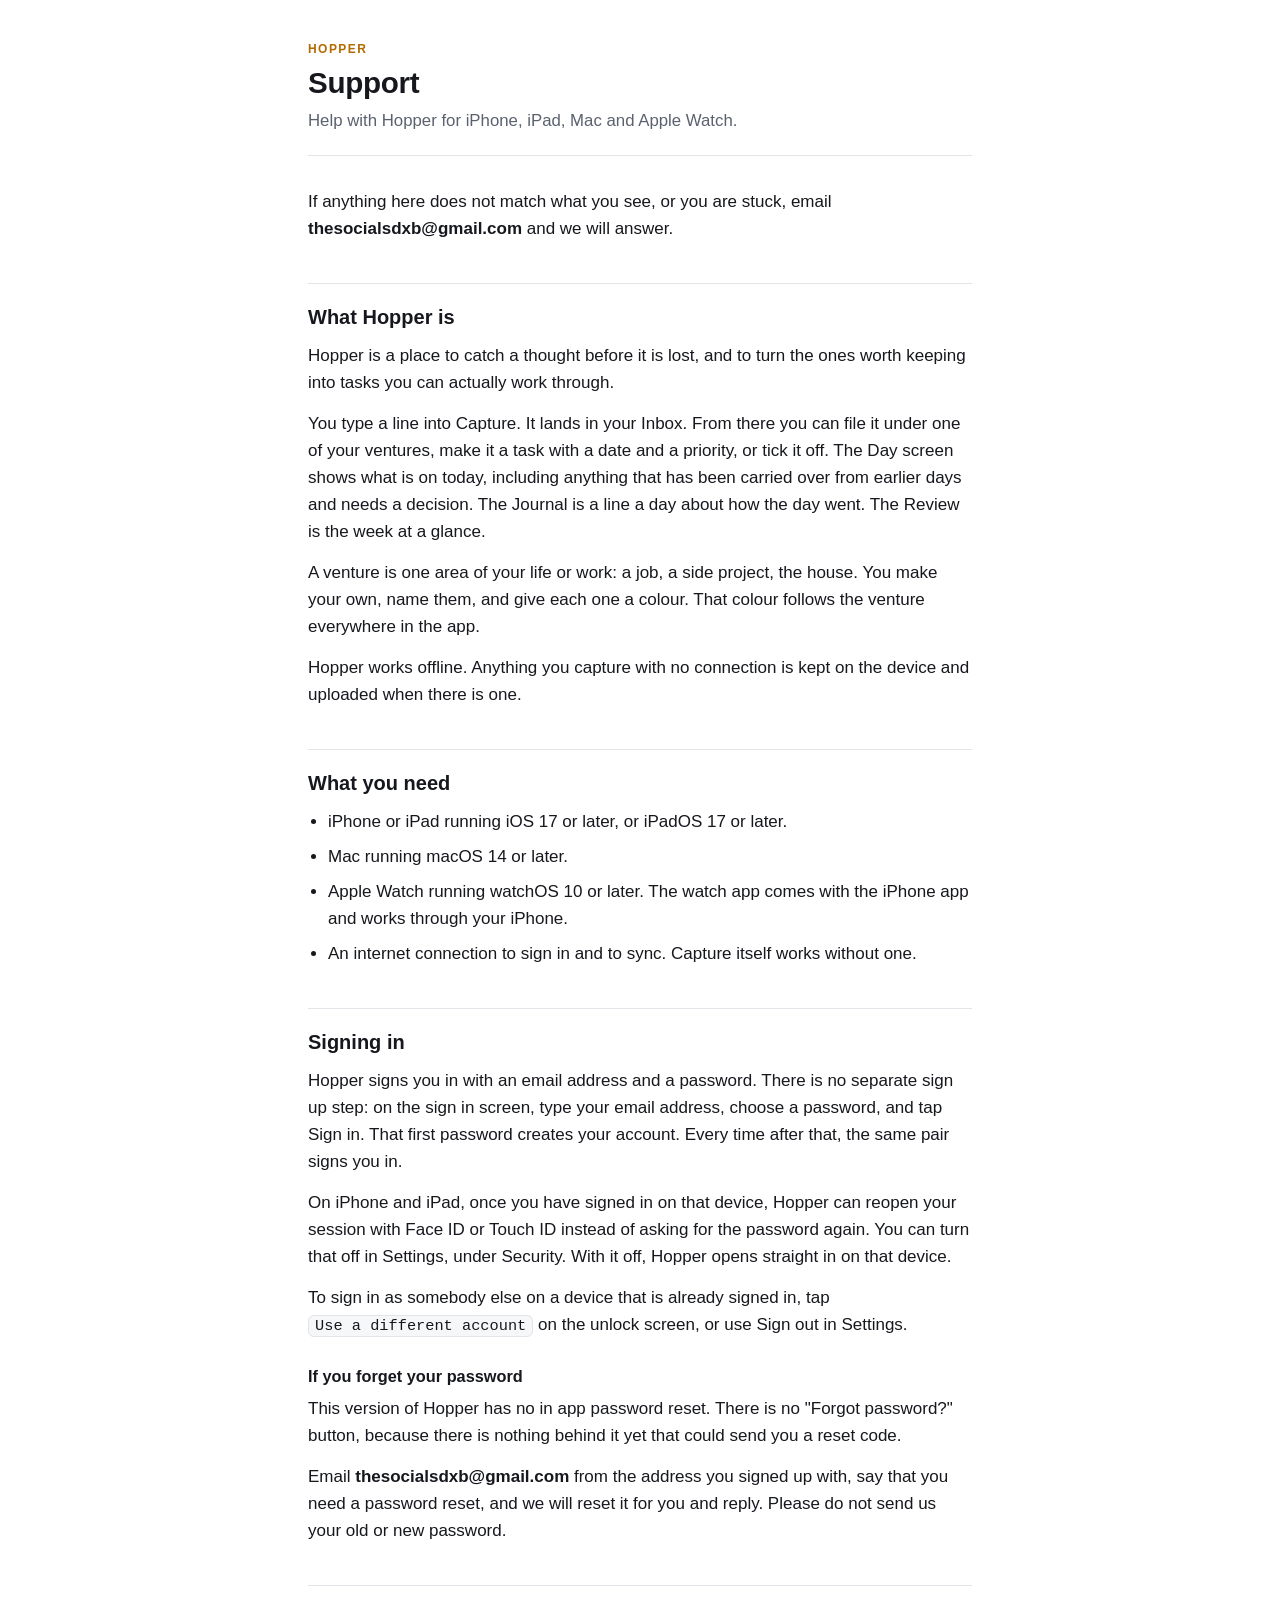
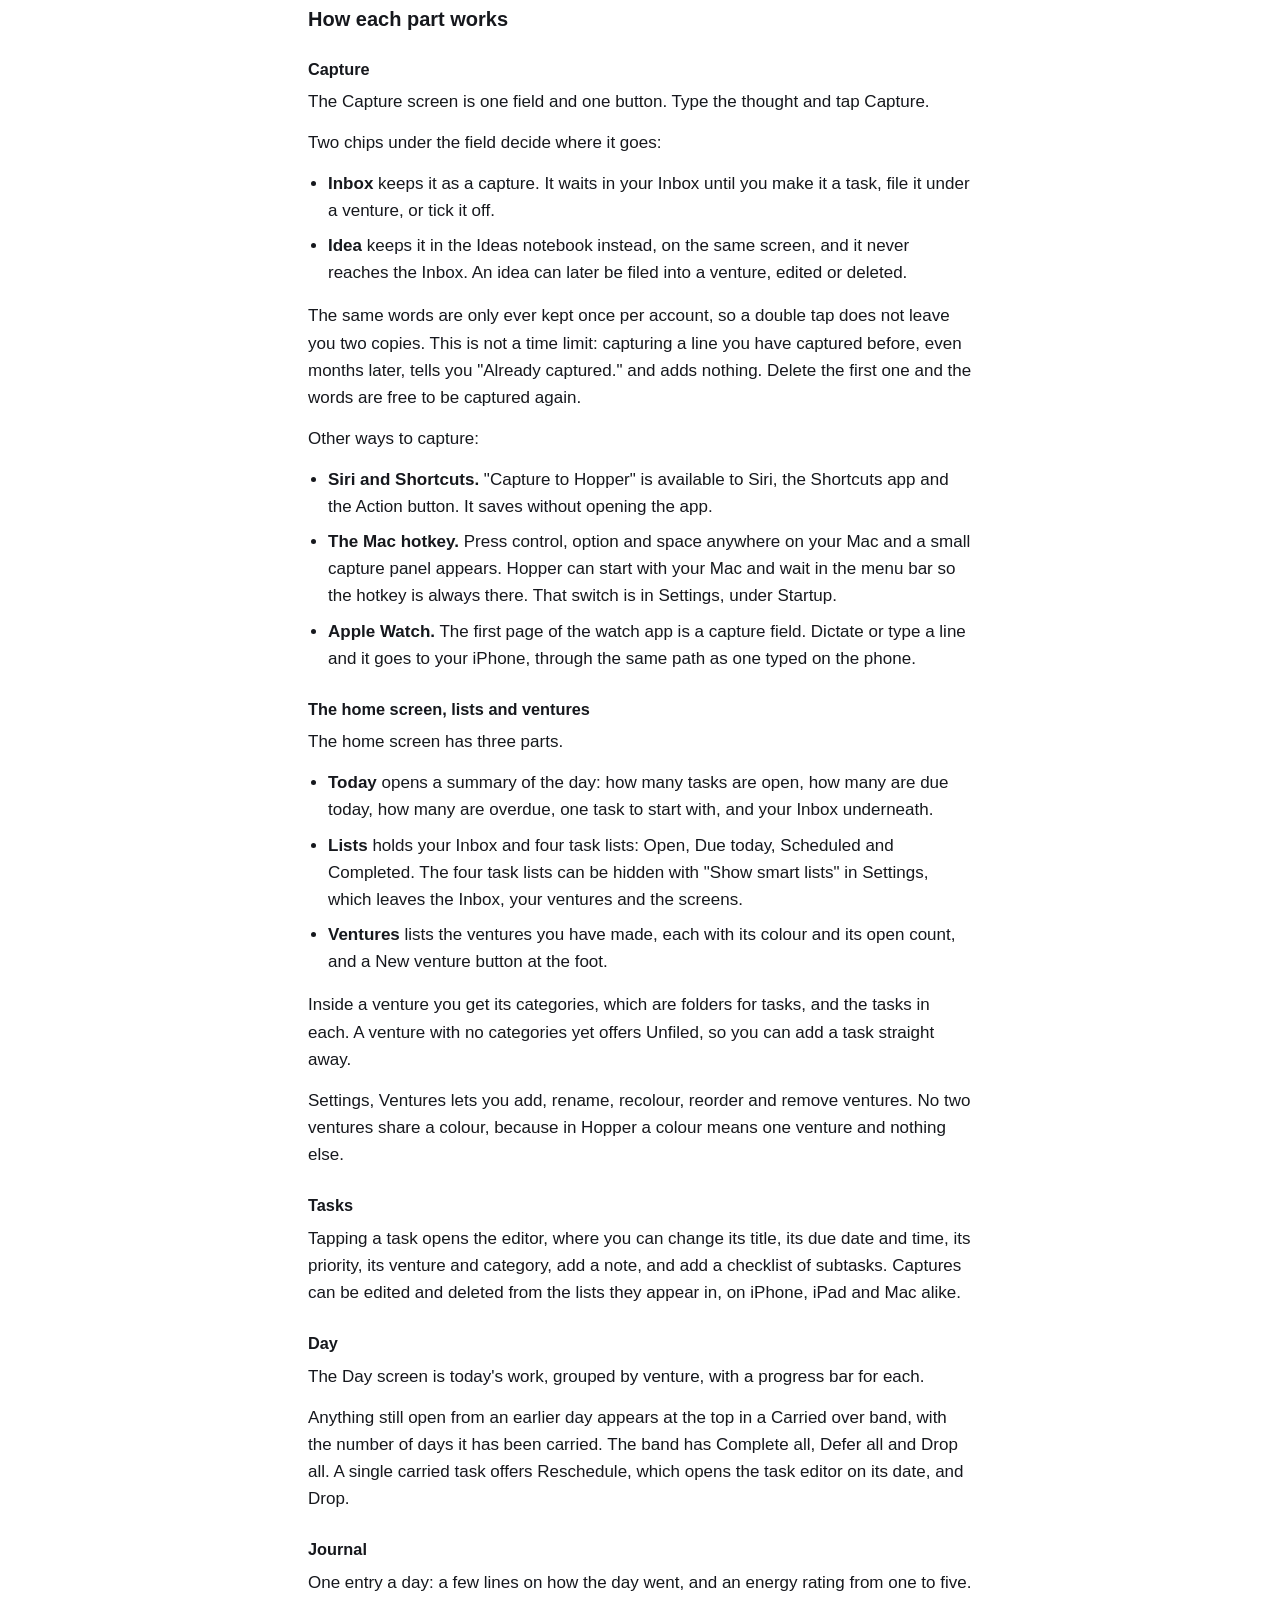
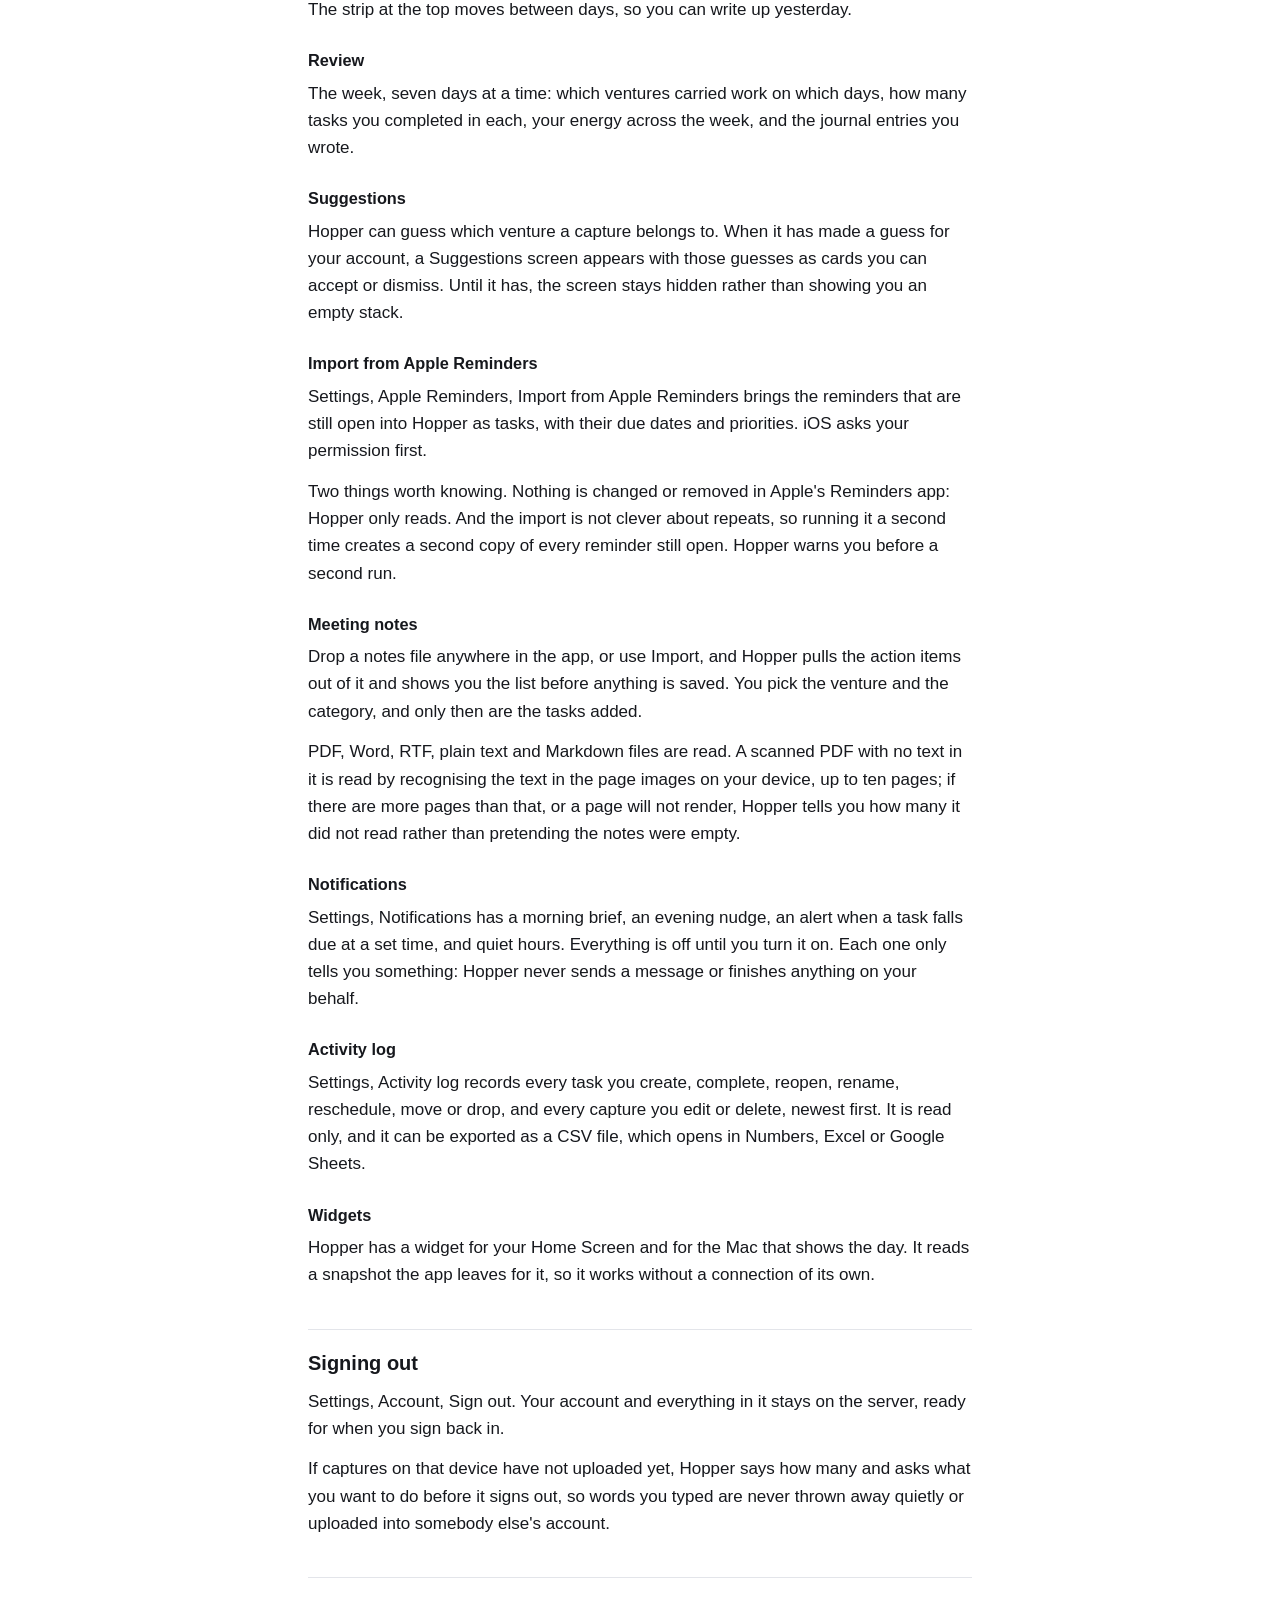
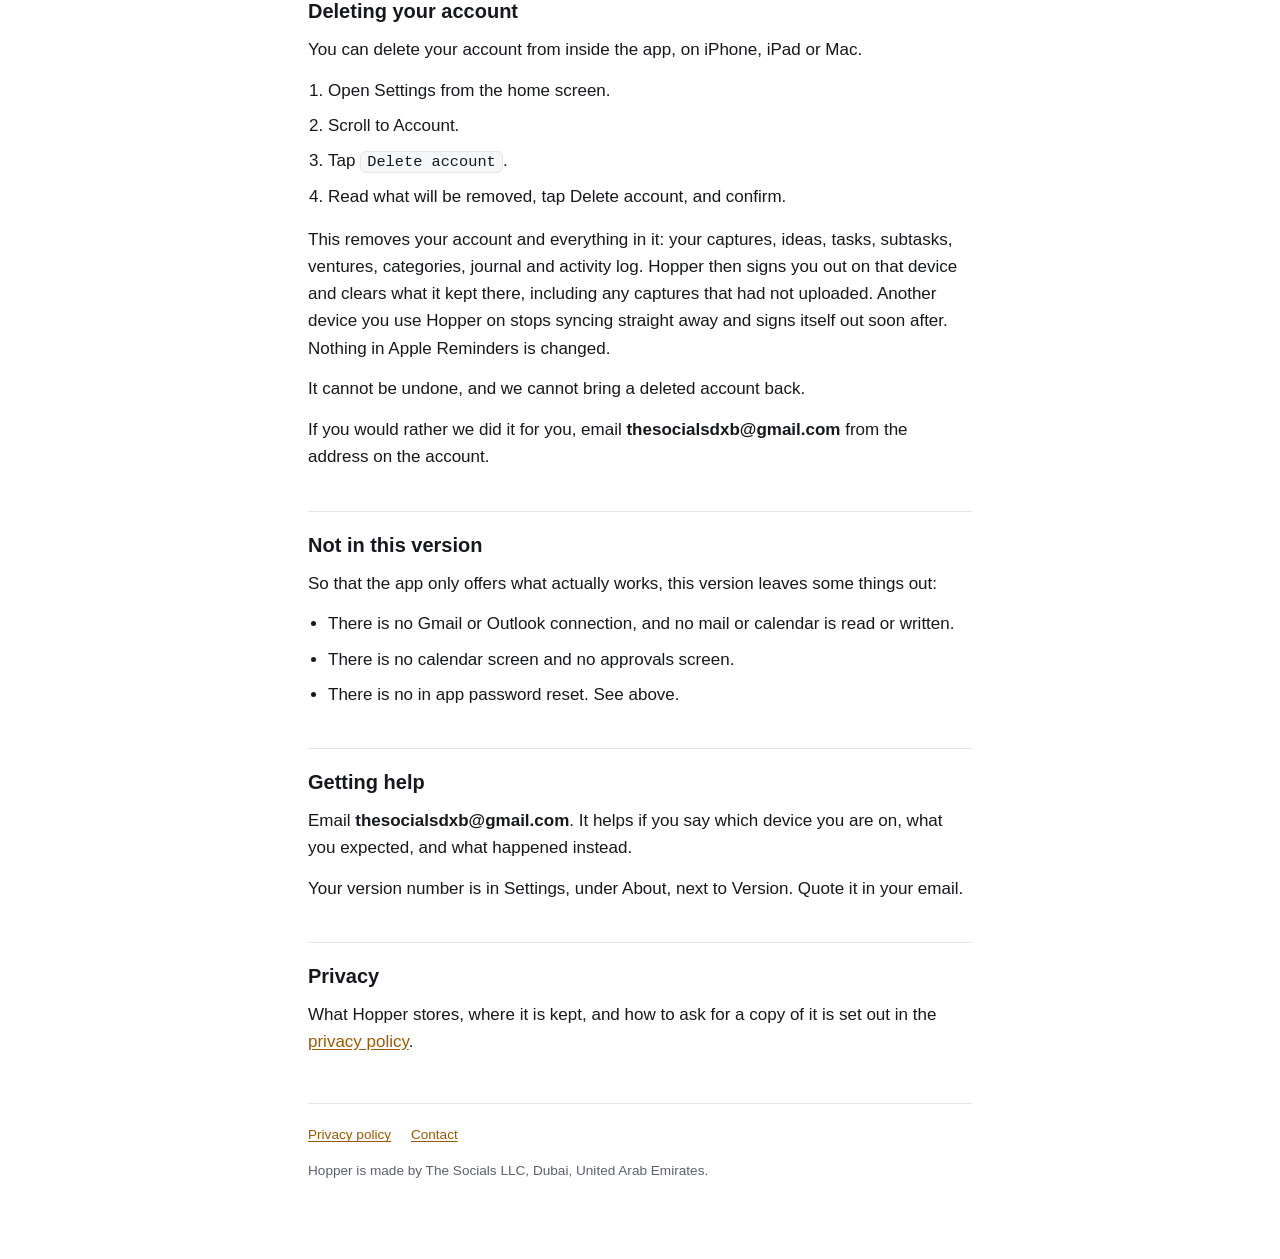
<file: index.html>
<!doctype html>
<html lang="en">
<head>
<meta charset="utf-8">
<meta name="viewport" content="width=device-width, initial-scale=1">
<title>Hopper Support</title>
<meta name="description" content="Help with Hopper for iPhone, iPad, Mac and Apple Watch: signing in, passwords, deleting your account, and how each part of the app works.">
<link rel="stylesheet" href="style.css">
</head>
<body>
<div class="wrap">

<header class="masthead">
  <p class="eyebrow">Hopper</p>
  <h1>Support</h1>
  <p class="lede">Help with Hopper for iPhone, iPad, Mac and Apple Watch.</p>
</header>

<p>If anything here does not match what you see, or you are stuck, email
<span class="contact">thesocialsdxb@gmail.com</span> and we will answer.</p>

<h2>What Hopper is</h2>

<p>Hopper is a place to catch a thought before it is lost, and to turn the ones
worth keeping into tasks you can actually work through.</p>

<p>You type a line into Capture. It lands in your Inbox. From there you can file
it under one of your ventures, make it a task with a date and a priority, or
tick it off. The Day screen shows what is on today, including anything that has
been carried over from earlier days and needs a decision. The Journal is a line
a day about how the day went. The Review is the week at a glance.</p>

<p>A venture is one area of your life or work: a job, a side project, the house.
You make your own, name them, and give each one a colour. That colour follows
the venture everywhere in the app.</p>

<p>Hopper works offline. Anything you capture with no connection is kept on the
device and uploaded when there is one.</p>

<h2>What you need</h2>

<ul>
  <li>iPhone or iPad running iOS 17 or later, or iPadOS 17 or later.</li>
  <li>Mac running macOS 14 or later.</li>
  <li>Apple Watch running watchOS 10 or later. The watch app comes with the
      iPhone app and works through your iPhone.</li>
  <li>An internet connection to sign in and to sync. Capture itself works
      without one.</li>
</ul>

<h2>Signing in</h2>

<p>Hopper signs you in with an email address and a password. There is no
separate sign up step: on the sign in screen, type your email address, choose a
password, and tap Sign in. That first password creates your account. Every time
after that, the same pair signs you in.</p>

<p>On iPhone and iPad, once you have signed in on that device, Hopper can reopen
your session with Face ID or Touch ID instead of asking for the password again.
You can turn that off in Settings, under Security. With it off, Hopper opens
straight in on that device.</p>

<p>To sign in as somebody else on a device that is already signed in, tap
<span class="path">Use a different account</span> on the unlock screen, or use
Sign out in Settings.</p>

<h3>If you forget your password</h3>

<p>This version of Hopper has no in app password reset. There is no
"Forgot password?" button, because there is nothing behind it yet that could
send you a reset code.</p>

<p>Email <span class="contact">thesocialsdxb@gmail.com</span> from the address you
signed up with, say that you need a password reset, and we will reset it for you
and reply. Please do not send us your old or new password.</p>

<h2>How each part works</h2>

<h3>Capture</h3>

<p>The Capture screen is one field and one button. Type the thought and tap
Capture.</p>

<p>Two chips under the field decide where it goes:</p>

<ul>
  <li><strong>Inbox</strong> keeps it as a capture. It waits in your Inbox until
      you make it a task, file it under a venture, or tick it off.</li>
  <li><strong>Idea</strong> keeps it in the Ideas notebook instead, on the same
      screen, and it never reaches the Inbox. An idea can later be filed into a
      venture, edited or deleted.</li>
</ul>

<p>The same words are only ever kept once per account, so a double tap does not
leave you two copies. This is not a time limit: capturing a line you have
captured before, even months later, tells you "Already captured." and adds
nothing. Delete the first one and the words are free to be captured again.</p>

<p>Other ways to capture:</p>

<ul>
  <li><strong>Siri and Shortcuts.</strong> "Capture to Hopper" is available to
      Siri, the Shortcuts app and the Action button. It saves without opening
      the app.</li>
  <li><strong>The Mac hotkey.</strong> Press control, option and space anywhere
      on your Mac and a small capture panel appears. Hopper can start with your
      Mac and wait in the menu bar so the hotkey is always there. That switch is
      in Settings, under Startup.</li>
  <li><strong>Apple Watch.</strong> The first page of the watch app is a capture
      field. Dictate or type a line and it goes to your iPhone, through the
      same path as one typed on the phone.</li>
</ul>

<h3>The home screen, lists and ventures</h3>

<p>The home screen has three parts.</p>

<ul>
  <li><strong>Today</strong> opens a summary of the day: how many tasks are
      open, how many are due today, how many are overdue, one task to start
      with, and your Inbox underneath.</li>
  <li><strong>Lists</strong> holds your Inbox and four task lists: Open, Due
      today, Scheduled and Completed. The four task lists can be hidden with
      "Show smart lists" in Settings, which leaves the Inbox, your ventures and
      the screens.</li>
  <li><strong>Ventures</strong> lists the ventures you have made, each with its
      colour and its open count, and a New venture button at the foot.</li>
</ul>

<p>Inside a venture you get its categories, which are folders for tasks, and the
tasks in each. A venture with no categories yet offers Unfiled, so you can add a
task straight away.</p>

<p>Settings, Ventures lets you add, rename, recolour, reorder and remove
ventures. No two ventures share a colour, because in Hopper a colour means one
venture and nothing else.</p>

<h3>Tasks</h3>

<p>Tapping a task opens the editor, where you can change its title, its due date
and time, its priority, its venture and category, add a note, and add a
checklist of subtasks. Captures can be edited and deleted from the lists they
appear in, on iPhone, iPad and Mac alike.</p>

<h3>Day</h3>

<p>The Day screen is today's work, grouped by venture, with a progress bar for
each.</p>

<p>Anything still open from an earlier day appears at the top in a Carried over
band, with the number of days it has been carried. The band has Complete all,
Defer all and Drop all. A single carried task offers Reschedule, which opens the
task editor on its date, and Drop.</p>

<h3>Journal</h3>

<p>One entry a day: a few lines on how the day went, and an energy rating from
one to five. The strip at the top moves between days, so you can write up
yesterday.</p>

<h3>Review</h3>

<p>The week, seven days at a time: which ventures carried work on which days,
how many tasks you completed in each, your energy across the week, and the
journal entries you wrote.</p>

<h3>Suggestions</h3>

<p>Hopper can guess which venture a capture belongs to. When it has made a guess
for your account, a Suggestions screen appears with those guesses as cards you
can accept or dismiss. Until it has, the screen stays hidden rather than showing
you an empty stack.</p>

<h3>Import from Apple Reminders</h3>

<p>Settings, Apple Reminders, Import from Apple Reminders brings the reminders
that are still open into Hopper as tasks, with their due dates and priorities.
iOS asks your permission first.</p>

<p>Two things worth knowing. Nothing is changed or removed in Apple's Reminders
app: Hopper only reads. And the import is not clever about repeats, so running
it a second time creates a second copy of every reminder still open. Hopper
warns you before a second run.</p>

<h3>Meeting notes</h3>

<p>Drop a notes file anywhere in the app, or use Import, and Hopper pulls the
action items out of it and shows you the list before anything is saved. You pick
the venture and the category, and only then are the tasks added.</p>

<p>PDF, Word, RTF, plain text and Markdown files are read. A scanned PDF with no
text in it is read by recognising the text in the page images on your device, up
to ten pages; if there are more pages than that, or a page will not render,
Hopper tells you how many it did not read rather than pretending the notes were
empty.</p>

<h3>Notifications</h3>

<p>Settings, Notifications has a morning brief, an evening nudge, an alert when
a task falls due at a set time, and quiet hours. Everything is off until you
turn it on. Each one only tells you something: Hopper never sends a message or
finishes anything on your behalf.</p>

<h3>Activity log</h3>

<p>Settings, Activity log records every task you create, complete, reopen,
rename, reschedule, move or drop, and every capture you edit or delete, newest
first. It is read only, and it can be exported as a CSV file, which opens in
Numbers, Excel or Google Sheets.</p>

<h3>Widgets</h3>

<p>Hopper has a widget for your Home Screen and for the Mac that shows the day.
It reads a snapshot the app leaves for it, so it works without a connection of
its own.</p>

<h2>Signing out</h2>

<p>Settings, Account, Sign out. Your account and everything in it stays on the
server, ready for when you sign back in.</p>

<p>If captures on that device have not uploaded yet, Hopper says how many and
asks what you want to do before it signs out, so words you typed are never
thrown away quietly or uploaded into somebody else's account.</p>

<h2>Deleting your account</h2>

<p>You can delete your account from inside the app, on iPhone, iPad or Mac.</p>

<ol>
  <li>Open Settings from the home screen.</li>
  <li>Scroll to Account.</li>
  <li>Tap <span class="path">Delete account</span>.</li>
  <li>Read what will be removed, tap Delete account, and confirm.</li>
</ol>

<p>This removes your account and everything in it: your captures, ideas, tasks,
subtasks, ventures, categories, journal and activity log. Hopper then signs you
out on that device and clears what it kept there, including any captures that
had not uploaded. Another device you use Hopper on stops syncing straight away
and signs itself out soon after. Nothing in Apple Reminders is changed.</p>

<p>It cannot be undone, and we cannot bring a deleted account back.</p>

<p>If you would rather we did it for you, email
<span class="contact">thesocialsdxb@gmail.com</span> from the address on the account.</p>

<h2>Not in this version</h2>

<p>So that the app only offers what actually works, this version leaves some
things out:</p>

<ul>
  <li>There is no Gmail or Outlook connection, and no mail or calendar is read
      or written.</li>
  <li>There is no calendar screen and no approvals screen.</li>
  <li>There is no in app password reset. See above.</li>
</ul>

<h2>Getting help</h2>

<p>Email <span class="contact">thesocialsdxb@gmail.com</span>. It helps if you say
which device you are on, what you expected, and what happened instead.</p>

<p>Your version number is in Settings, under About, next to Version. Quote it in
your email.</p>

<h2>Privacy</h2>

<p>What Hopper stores, where it is kept, and how to ask for a copy of it is set
out in the <a href="privacy/">privacy policy</a>.</p>

<footer>
  <p>
    <a href="privacy/">Privacy policy</a>
    <a href="mailto:thesocialsdxb@gmail.com">Contact</a>
  </p>
  <p class="meta">Hopper is made by The Socials LLC, Dubai, United Arab Emirates.</p>
</footer>

</div>
</body>
</html>
</file>
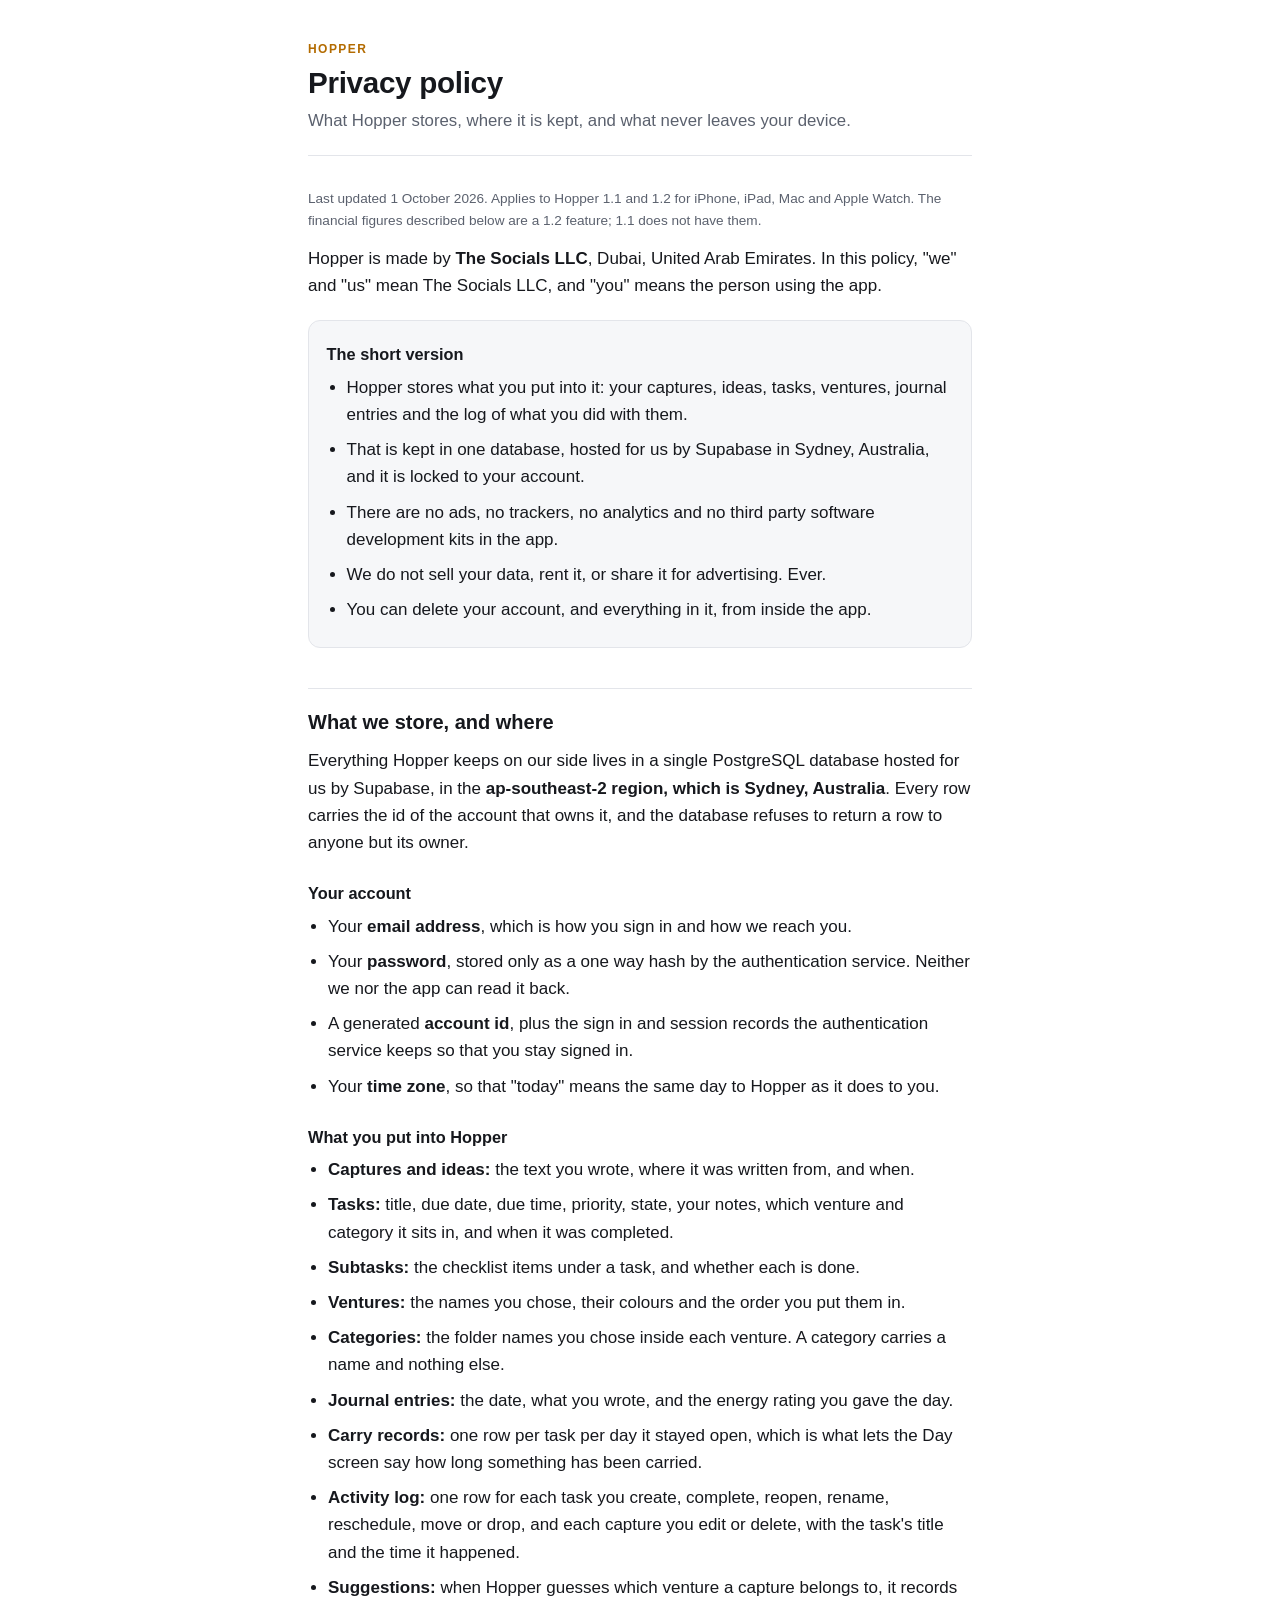
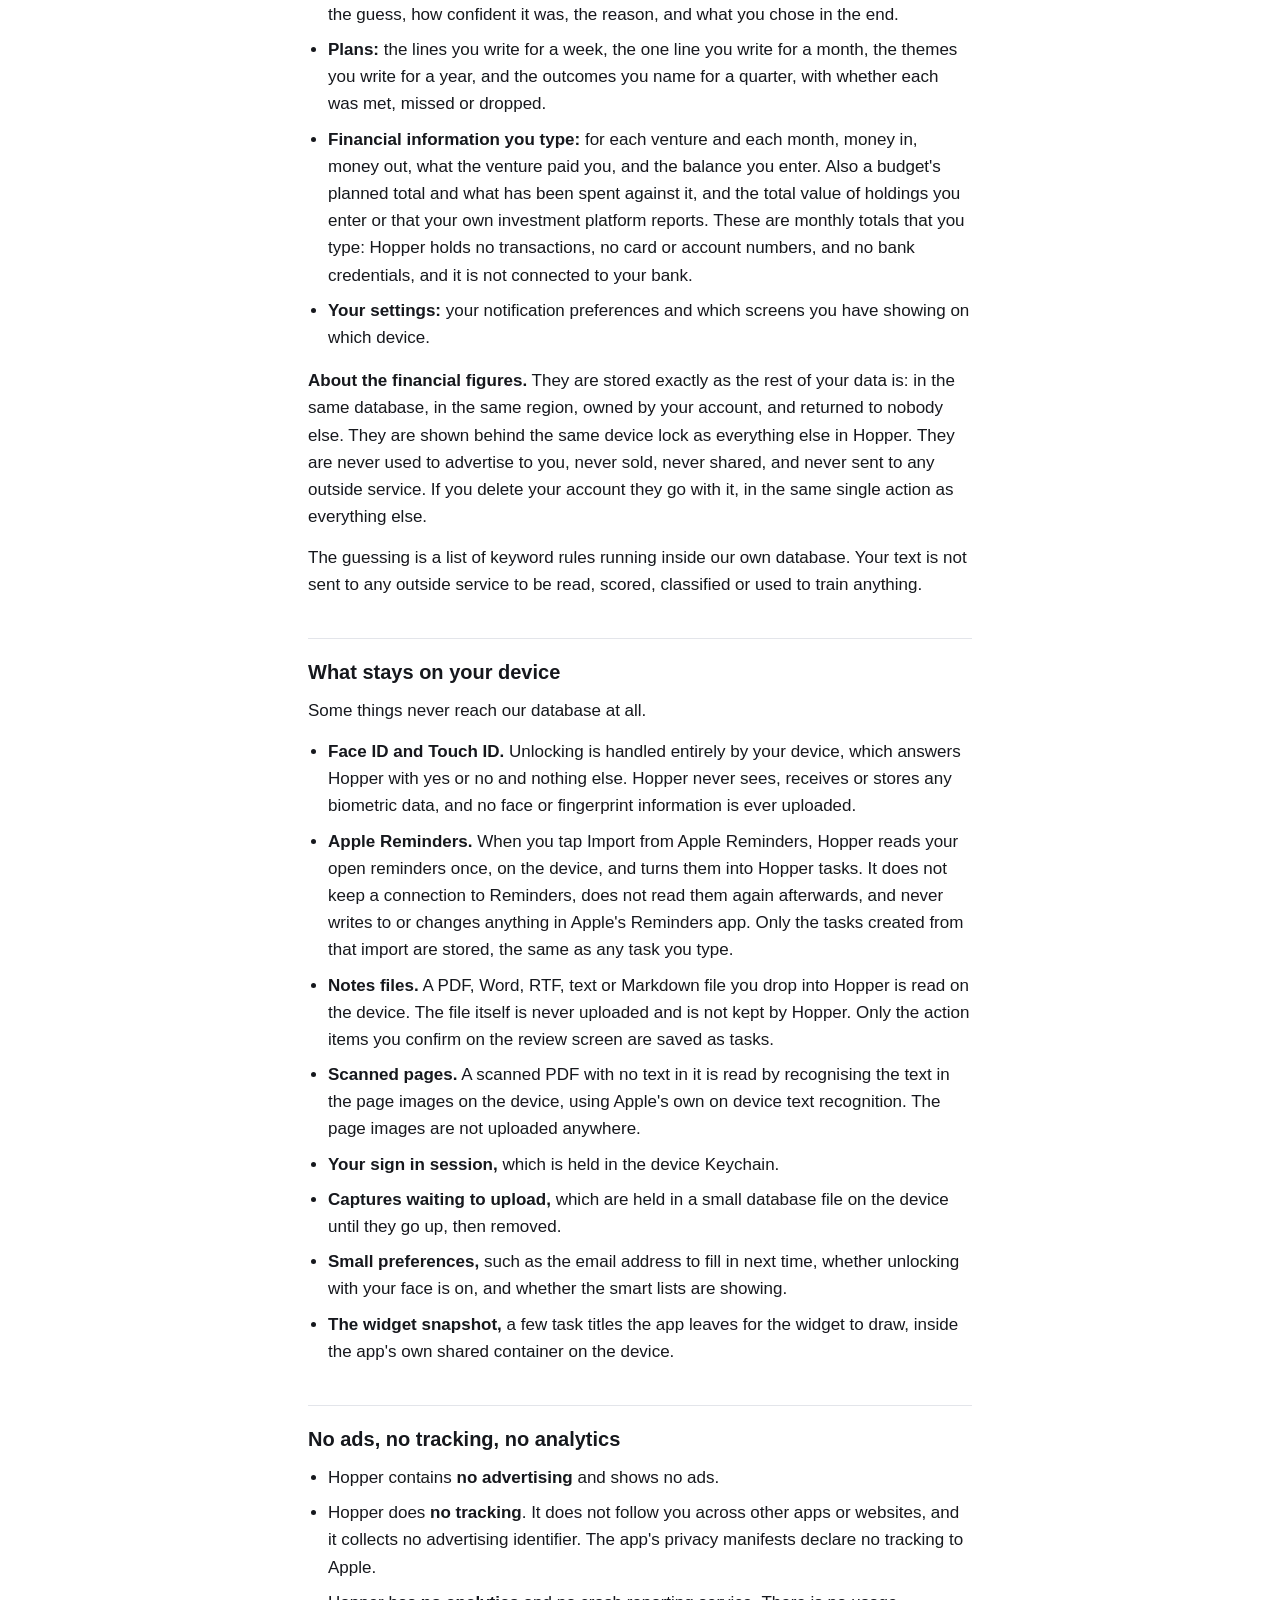
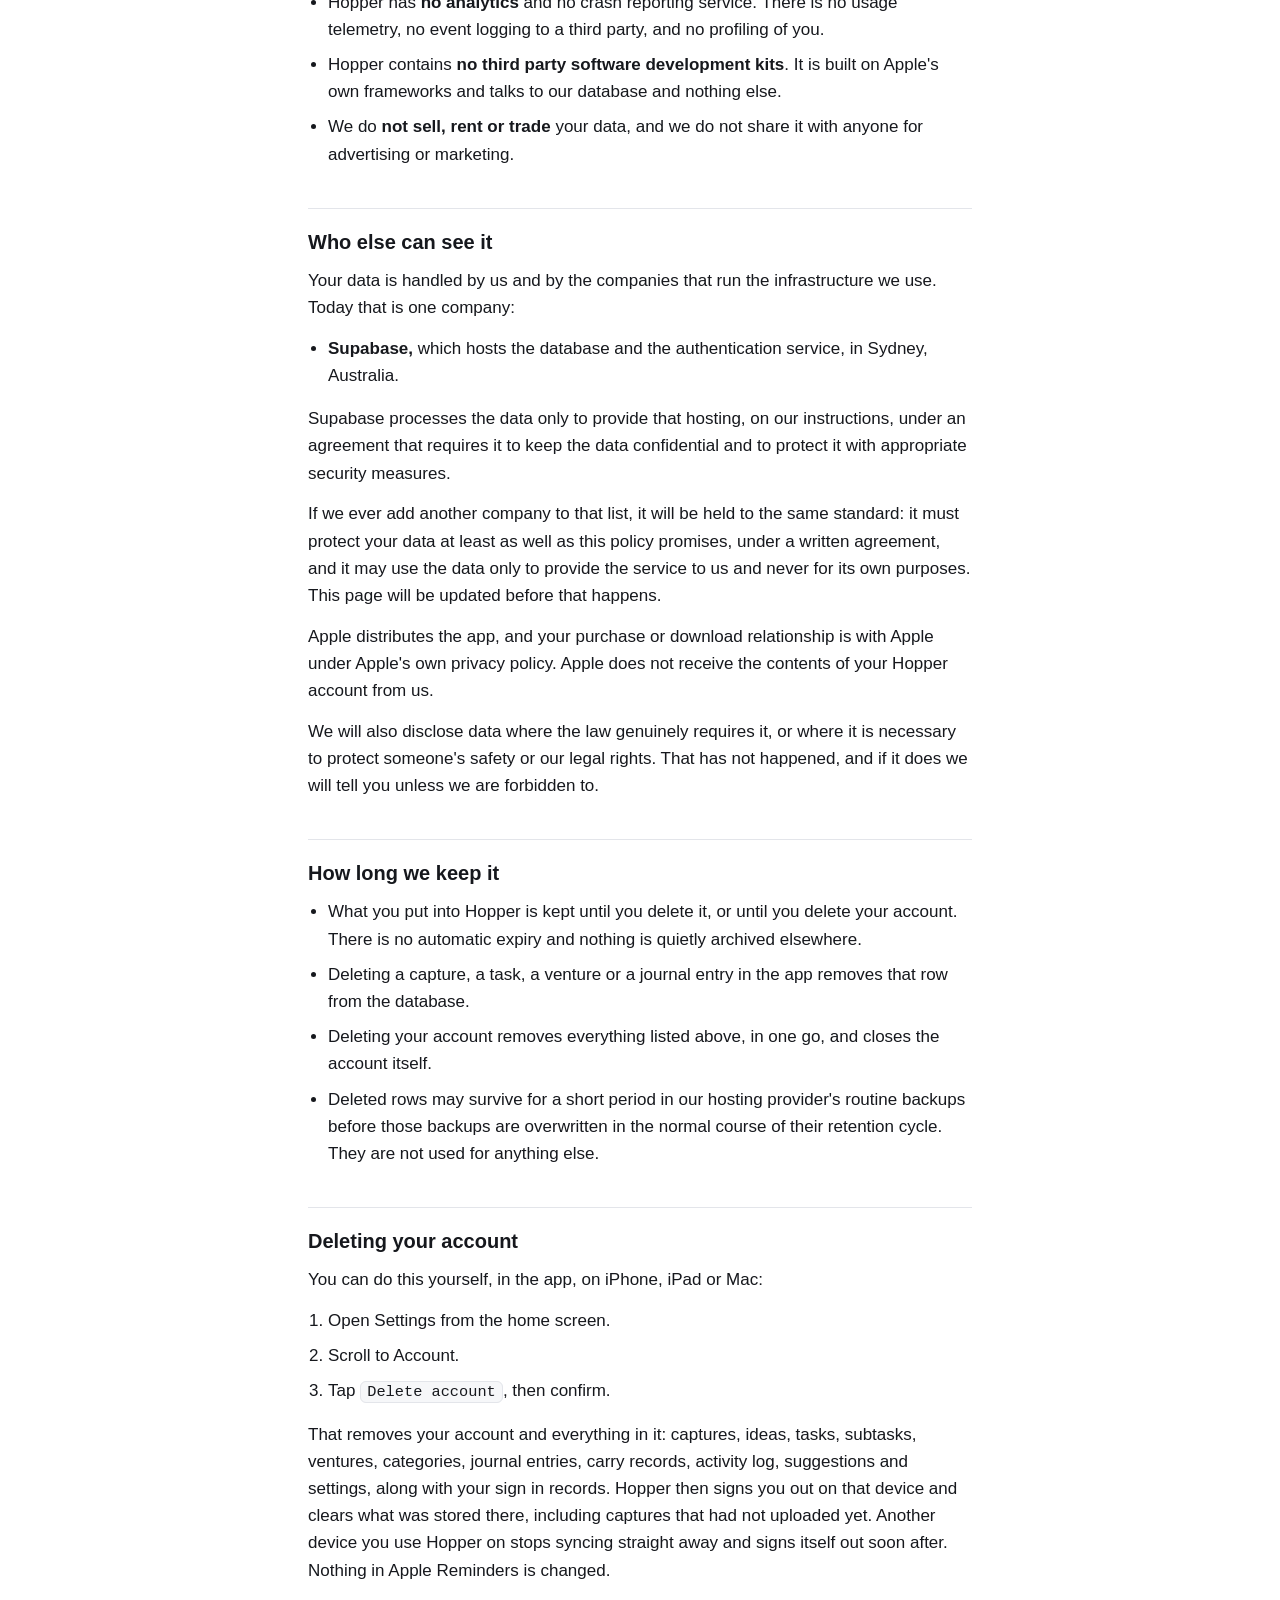
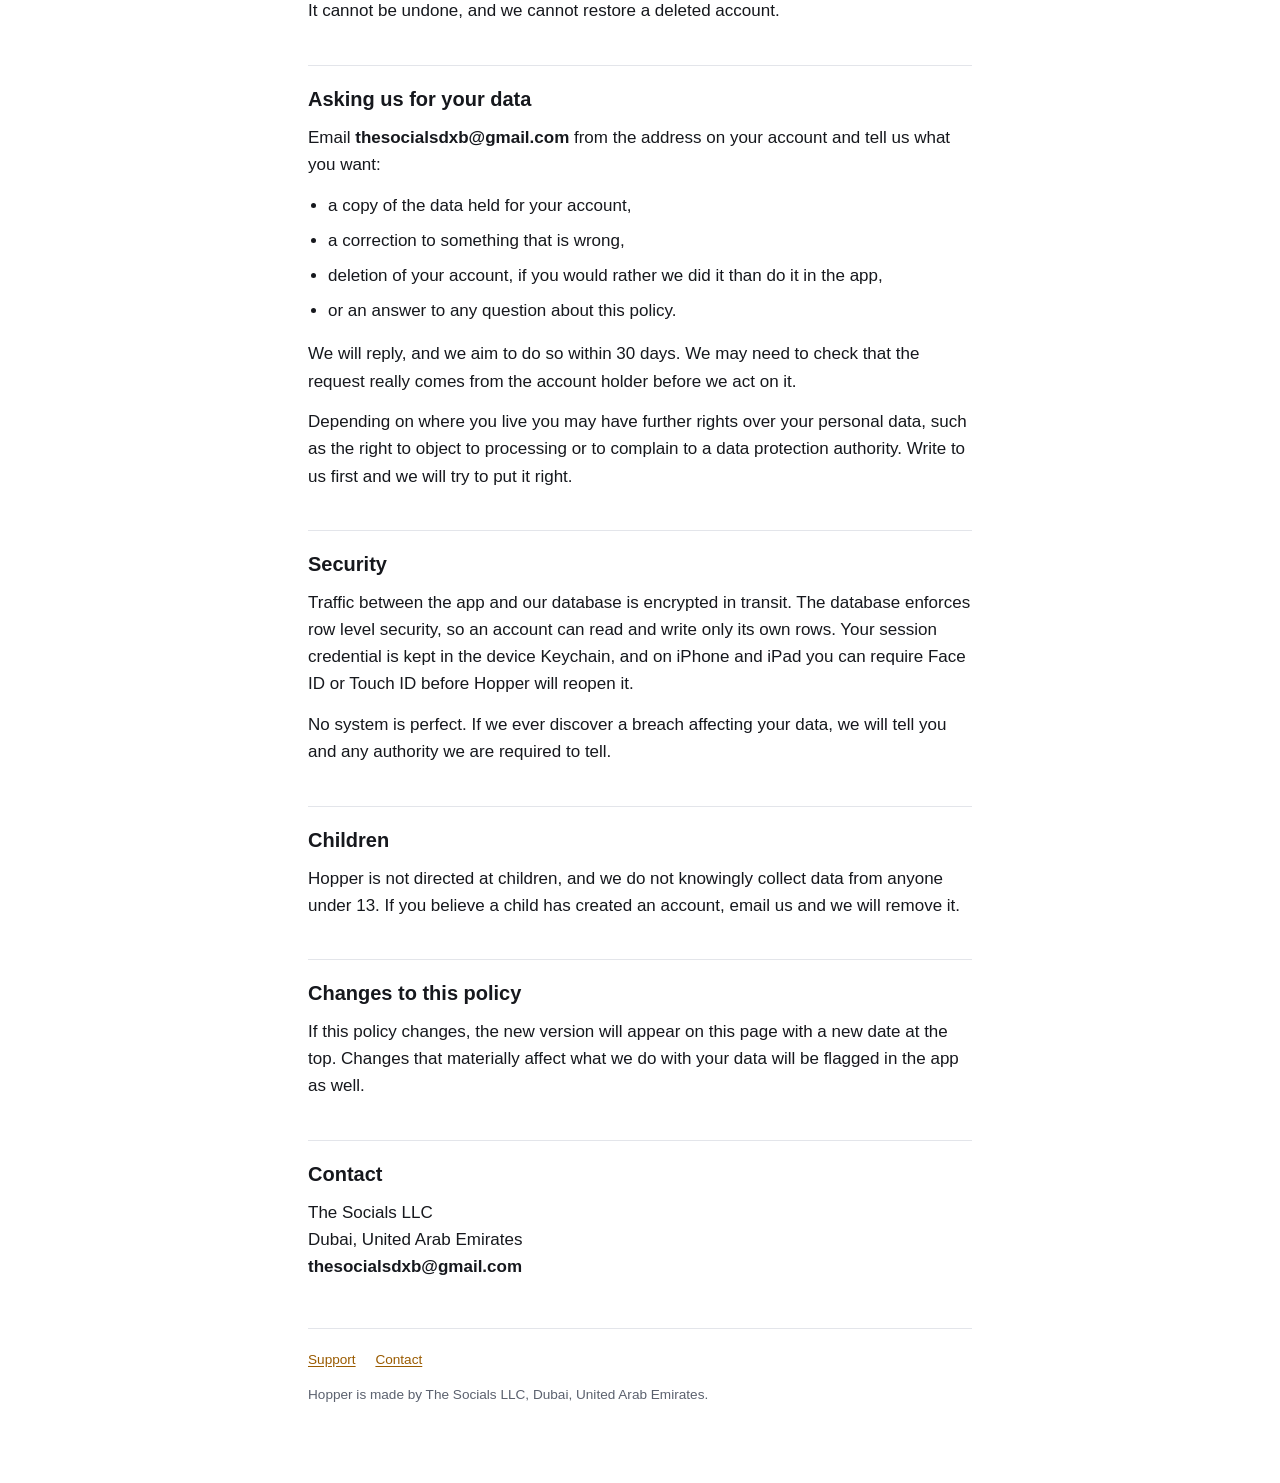
<file: privacy/index.html>
<!doctype html>
<html lang="en">
<head>
<meta charset="utf-8">
<meta name="viewport" content="width=device-width, initial-scale=1">
<title>Hopper Privacy Policy</title>
<meta name="description" content="What Hopper stores, where it is kept, what never leaves your device, and how to delete your account or ask for your data.">
<link rel="stylesheet" href="../style.css">
</head>
<body>
<div class="wrap">

<header class="masthead">
  <p class="eyebrow">Hopper</p>
  <h1>Privacy policy</h1>
  <p class="lede">What Hopper stores, where it is kept, and what never leaves
  your device.</p>
</header>

<p class="meta">Last updated 1 October 2026. Applies to Hopper 1.1 and 1.2 for
iPhone, iPad, Mac and Apple Watch. The financial figures described below are a
1.2 feature; 1.1 does not have them.</p>

<p>Hopper is made by <strong>The Socials LLC</strong>, Dubai, United Arab
Emirates. In this policy, "we" and "us" mean The Socials LLC, and "you" means the
person using the app.</p>

<div class="card">
<h3>The short version</h3>
<ul>
  <li>Hopper stores what you put into it: your captures, ideas, tasks, ventures,
      journal entries and the log of what you did with them.</li>
  <li>That is kept in one database, hosted for us by Supabase in Sydney,
      Australia, and it is locked to your account.</li>
  <li>There are no ads, no trackers, no analytics and no third party software
      development kits in the app.</li>
  <li>We do not sell your data, rent it, or share it for advertising. Ever.</li>
  <li>You can delete your account, and everything in it, from inside the app.</li>
</ul>
</div>

<h2>What we store, and where</h2>

<p>Everything Hopper keeps on our side lives in a single PostgreSQL database
hosted for us by Supabase, in the <strong>ap-southeast-2 region, which is
Sydney, Australia</strong>. Every row carries the id of the account that owns
it, and the database refuses to return a row to anyone but its owner.</p>

<h3>Your account</h3>

<ul>
  <li>Your <strong>email address</strong>, which is how you sign in and how we
      reach you.</li>
  <li>Your <strong>password</strong>, stored only as a one way hash by the
      authentication service. Neither we nor the app can read it back.</li>
  <li>A generated <strong>account id</strong>, plus the sign in and session
      records the authentication service keeps so that you stay signed in.</li>
  <li>Your <strong>time zone</strong>, so that "today" means the same day to
      Hopper as it does to you.</li>
</ul>

<h3>What you put into Hopper</h3>

<ul>
  <li><strong>Captures and ideas:</strong> the text you wrote, where it was
      written from, and when.</li>
  <li><strong>Tasks:</strong> title, due date, due time, priority, state, your
      notes, which venture and category it sits in, and when it was completed.</li>
  <li><strong>Subtasks:</strong> the checklist items under a task, and whether
      each is done.</li>
  <li><strong>Ventures:</strong> the names you chose, their colours and the
      order you put them in.</li>
  <li><strong>Categories:</strong> the folder names you chose inside each
      venture. A category carries a name and nothing else.</li>
  <li><strong>Journal entries:</strong> the date, what you wrote, and the energy
      rating you gave the day.</li>
  <li><strong>Carry records:</strong> one row per task per day it stayed open,
      which is what lets the Day screen say how long something has been carried.</li>
  <li><strong>Activity log:</strong> one row for each task you create,
      complete, reopen, rename, reschedule, move or drop, and each capture you
      edit or delete, with the task's title and the time it happened.</li>
  <li><strong>Suggestions:</strong> when Hopper guesses which venture a capture
      belongs to, it records the guess, how confident it was, the reason, and
      what you chose in the end.</li>
  <li><strong>Plans:</strong> the lines you write for a week, the one line you
      write for a month, the themes you write for a year, and the outcomes you
      name for a quarter, with whether each was met, missed or dropped.</li>
  <li><strong>Financial information you type:</strong> for each venture and each
      month, money in, money out, what the venture paid you, and the balance you
      enter. Also a budget's planned total and what has been spent against it,
      and the total value of holdings you enter or that your own investment
      platform reports. These are monthly totals that you type: Hopper holds no
      transactions, no card or account numbers, and no bank credentials, and it
      is not connected to your bank.</li>
  <li><strong>Your settings:</strong> your notification preferences and which
      screens you have showing on which device.</li>
</ul>

<p><strong>About the financial figures.</strong> They are stored exactly as the
rest of your data is: in the same database, in the same region, owned by your
account, and returned to nobody else. They are shown behind the same device lock
as everything else in Hopper. They are never used to advertise to you, never
sold, never shared, and never sent to any outside service. If you delete your
account they go with it, in the same single action as everything else.</p>

<p>The guessing is a list of keyword rules running inside our own database. Your
text is not sent to any outside service to be read, scored, classified or used
to train anything.</p>

<h2>What stays on your device</h2>

<p>Some things never reach our database at all.</p>

<ul>
  <li><strong>Face ID and Touch ID.</strong> Unlocking is handled entirely by
      your device, which answers Hopper with yes or no and nothing else. Hopper
      never sees, receives or stores any biometric data, and no face or
      fingerprint information is ever uploaded.</li>
  <li><strong>Apple Reminders.</strong> When you tap Import from Apple
      Reminders, Hopper reads your open reminders once, on the device, and turns
      them into Hopper tasks. It does not keep a connection to Reminders, does
      not read them again afterwards, and never writes to or changes anything in
      Apple's Reminders app. Only the tasks created from that import are stored,
      the same as any task you type.</li>
  <li><strong>Notes files.</strong> A PDF, Word, RTF, text or Markdown file you
      drop into Hopper is read on the device. The file itself is never uploaded
      and is not kept by Hopper. Only the action items you confirm on the review
      screen are saved as tasks.</li>
  <li><strong>Scanned pages.</strong> A scanned PDF with no text in it is read by
      recognising the text in the page images on the device, using Apple's own
      on device text recognition. The page images are not uploaded anywhere.</li>
  <li><strong>Your sign in session,</strong> which is held in the device
      Keychain.</li>
  <li><strong>Captures waiting to upload,</strong> which are held in a small
      database file on the device until they go up, then removed.</li>
  <li><strong>Small preferences,</strong> such as the email address to fill in
      next time, whether unlocking with your face is on, and whether the smart
      lists are showing.</li>
  <li><strong>The widget snapshot,</strong> a few task titles the app leaves for
      the widget to draw, inside the app's own shared container on the
      device.</li>
</ul>

<h2>No ads, no tracking, no analytics</h2>

<ul>
  <li>Hopper contains <strong>no advertising</strong> and shows no ads.</li>
  <li>Hopper does <strong>no tracking</strong>. It does not follow you across
      other apps or websites, and it collects no advertising identifier. The
      app's privacy manifests declare no tracking to Apple.</li>
  <li>Hopper has <strong>no analytics</strong> and no crash reporting service.
      There is no usage telemetry, no event logging to a third party, and no
      profiling of you.</li>
  <li>Hopper contains <strong>no third party software development kits</strong>.
      It is built on Apple's own frameworks and talks to our database and
      nothing else.</li>
  <li>We do <strong>not sell, rent or trade</strong> your data, and we do not
      share it with anyone for advertising or marketing.</li>
</ul>

<h2>Who else can see it</h2>

<p>Your data is handled by us and by the companies that run the infrastructure
we use. Today that is one company:</p>

<ul>
  <li><strong>Supabase,</strong> which hosts the database and the authentication
      service, in Sydney, Australia.</li>
</ul>

<p>Supabase processes the data only to provide that hosting, on our
instructions, under an agreement that requires it to keep the data confidential
and to protect it with appropriate security measures.</p>

<p>If we ever add another company to that list, it will be held to the same
standard: it must protect your data at least as well as this policy promises,
under a written agreement, and it may use the data only to provide the service
to us and never for its own purposes. This page will be updated before that
happens.</p>

<p>Apple distributes the app, and your purchase or download relationship is with
Apple under Apple's own privacy policy. Apple does not receive the contents of
your Hopper account from us.</p>

<p>We will also disclose data where the law genuinely requires it, or where it
is necessary to protect someone's safety or our legal rights. That has not
happened, and if it does we will tell you unless we are forbidden to.</p>

<h2>How long we keep it</h2>

<ul>
  <li>What you put into Hopper is kept until you delete it, or until you delete
      your account. There is no automatic expiry and nothing is quietly archived
      elsewhere.</li>
  <li>Deleting a capture, a task, a venture or a journal entry in the app
      removes that row from the database.</li>
  <li>Deleting your account removes everything listed above, in one go, and
      closes the account itself.</li>
  <li>Deleted rows may survive for a short period in our hosting provider's
      routine backups before those backups are overwritten in the normal course
      of their retention cycle. They are not used for anything else.</li>
</ul>

<h2>Deleting your account</h2>

<p>You can do this yourself, in the app, on iPhone, iPad or Mac:</p>

<ol>
  <li>Open Settings from the home screen.</li>
  <li>Scroll to Account.</li>
  <li>Tap <span class="path">Delete account</span>, then confirm.</li>
</ol>

<p>That removes your account and everything in it: captures, ideas, tasks,
subtasks, ventures, categories, journal entries, carry records, activity log,
suggestions and settings, along with your sign in records. Hopper then signs you
out on that device and clears what was stored there, including captures that had
not uploaded yet. Another device you use Hopper on stops syncing straight away
and signs itself out soon after. Nothing in Apple Reminders is changed.</p>

<p>It cannot be undone, and we cannot restore a deleted account.</p>

<h2>Asking us for your data</h2>

<p>Email <span class="contact">thesocialsdxb@gmail.com</span> from the address on your
account and tell us what you want:</p>

<ul>
  <li>a copy of the data held for your account,</li>
  <li>a correction to something that is wrong,</li>
  <li>deletion of your account, if you would rather we did it than do it in the
      app,</li>
  <li>or an answer to any question about this policy.</li>
</ul>

<p>We will reply, and we aim to do so within 30 days. We may need to check that
the request really comes from the account holder before we act on it.</p>

<p>Depending on where you live you may have further rights over your personal
data, such as the right to object to processing or to complain to a data
protection authority. Write to us first and we will try to put it right.</p>

<h2>Security</h2>

<p>Traffic between the app and our database is encrypted in transit. The
database enforces row level security, so an account can read and write only its
own rows. Your session credential is kept in the device Keychain, and on iPhone
and iPad you can require Face ID or Touch ID before Hopper will reopen it.</p>

<p>No system is perfect. If we ever discover a breach affecting your data, we
will tell you and any authority we are required to tell.</p>

<h2>Children</h2>

<p>Hopper is not directed at children, and we do not knowingly collect data from
anyone under 13. If you believe a child has created an account, email us and we
will remove it.</p>

<h2>Changes to this policy</h2>

<p>If this policy changes, the new version will appear on this page with a new
date at the top. Changes that materially affect what we do with your data will
be flagged in the app as well.</p>

<h2>Contact</h2>

<p>The Socials LLC<br>
Dubai, United Arab Emirates<br>
<span class="contact">thesocialsdxb@gmail.com</span></p>

<footer>
  <p>
    <a href="../">Support</a>
    <a href="mailto:thesocialsdxb@gmail.com">Contact</a>
  </p>
  <p class="meta">Hopper is made by The Socials LLC, Dubai, United Arab Emirates.</p>
</footer>

</div>
</body>
</html>
</file>
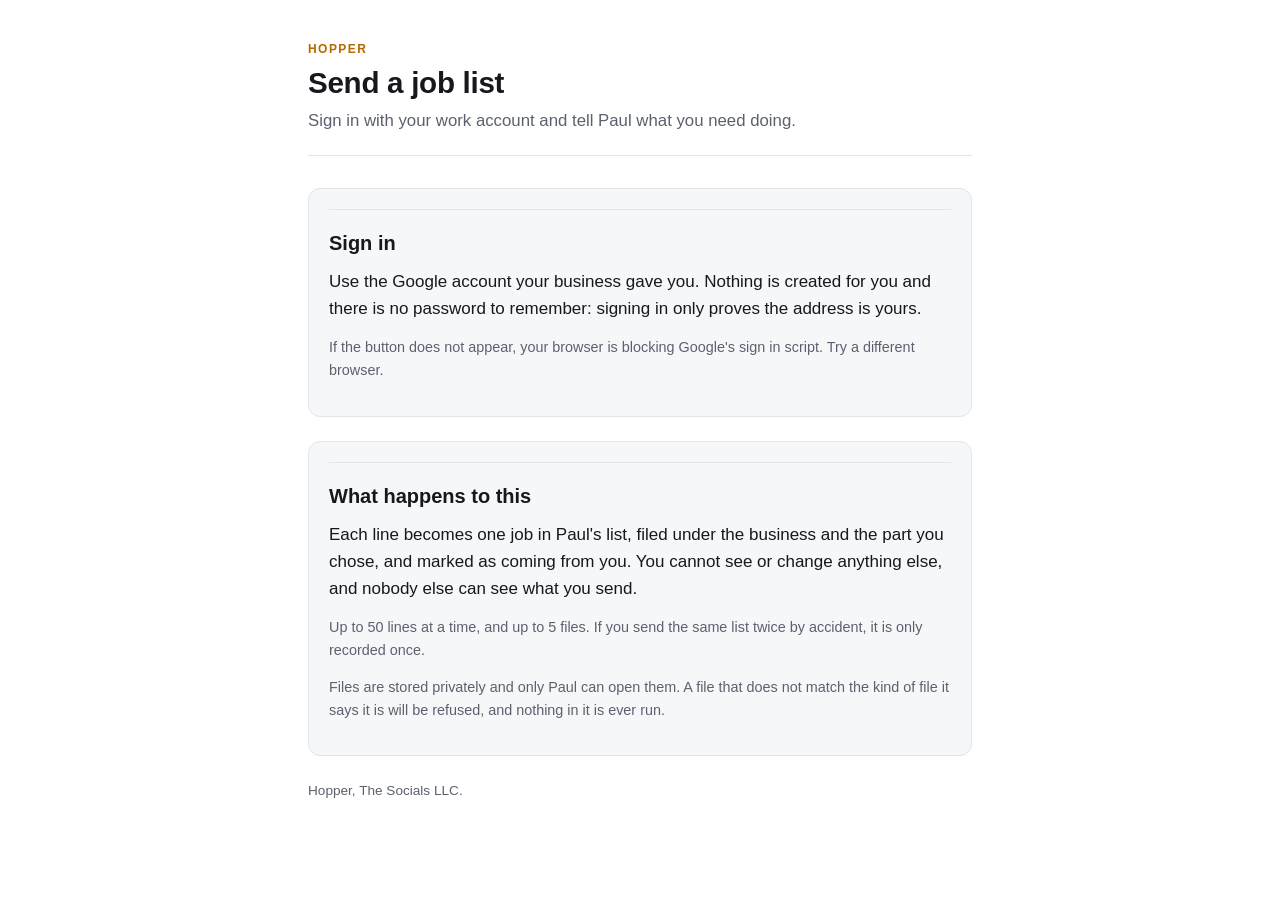
<file: request/index.html>
<!doctype html>
<html lang="en">
<head>
<meta charset="utf-8">
<meta name="viewport" content="width=device-width, initial-scale=1">
<title>Send Paul a job list</title>
<meta name="description" content="Sign in with your work Google account and send Paul a list of things to do. One line per job.">
<meta name="robots" content="noindex, nofollow">
<link rel="stylesheet" href="../style.css">
<style>
/* Page specific, so the support and privacy pages that App Review opens keep
   a stylesheet with no scripts and nothing extra in it. */
.panel { background: var(--card); border: 1px solid var(--rule); border-radius: 12px;
         padding: 1.25rem; margin: 1.5rem 0; }
.panel h2 { margin-top: 0; }
label { display: block; font-weight: 600; margin: 1.25rem 0 0.4rem; }
input[type="file"] { width: 100%; font: inherit; color: var(--fg); }
input[type="file"]::file-selector-button { font: inherit; font-weight: 600; cursor: pointer;
  color: var(--fg); background: var(--card); border: 1px solid var(--rule);
  border-radius: 8px; padding: 0.45rem 0.9rem; margin-right: 0.75rem; }
textarea, select { width: 100%; font: inherit; color: var(--fg); background: var(--bg);
                   border: 1px solid var(--rule); border-radius: 8px; padding: 0.6rem 0.7rem; }
textarea { min-height: 11rem; resize: vertical; line-height: 1.5; }
button { font: inherit; font-weight: 600; cursor: pointer; color: #fff;
         background: var(--accent); border: 0; border-radius: 8px;
         padding: 0.7rem 1.4rem; margin-top: 1.25rem; }
button[disabled] { opacity: 0.5; cursor: default; }
.note { color: var(--muted); font-size: 0.9rem; }
/* A button, because it does something, drawn as a link, because it is an
   aside rather than the thing you came to press. */
.linkish { background: none; border: 0; padding: 0; font: inherit;
           color: var(--link, #3B82C4); text-decoration: underline;
           cursor: pointer; }
.linkish:disabled { color: var(--muted); text-decoration: none; cursor: default; }
.count { color: var(--muted); font-size: 0.9rem; margin-top: 0.4rem; }
.said { border-radius: 8px; padding: 0.8rem 0.9rem; margin: 1.25rem 0 0;
        border: 1px solid var(--rule); }
.said.good { border-color: var(--accent); }
.said.bad  { border-color: #c0392b; }
.hidden { display: none; }
ol.jobs { color: var(--muted); font-size: 0.9rem; padding-left: 1.4rem; margin: 0.4rem 0 0; }
</style>
</head>
<body>
<div class="wrap">

<header class="masthead">
  <p class="eyebrow">Hopper</p>
  <h1>Send a job list</h1>
  <p class="lede">Sign in with your work account and tell Paul what you need doing.</p>
</header>

<!-- Signed out -->
<section id="signin" class="panel">
  <h2>Sign in</h2>
  <p>Use the Google account your business gave you. Nothing is created for you
  and there is no password to remember: signing in only proves the address is
  yours.</p>
  <p class="note hidden" id="wasOn"></p>
  <div id="gbutton"></div>
  <p class="note" id="signinNote">If the button does not appear, your browser is
  blocking Google's sign in script. Try a different browser.</p>
</section>

<!-- Signed in -->
<section id="form" class="panel hidden">
  <h2>What do you need doing?</h2>
  <p class="note" id="hello"></p>
  <p class="note">
    <button type="button" id="switch" class="linkish">Use a different account</button>
    <span id="switchWhy"></span>
  </p>

  <label for="venture">Which business is this for?</label>
  <select id="venture"></select>

  <div id="categoryRow" class="hidden">
    <label for="category">Which part of it?</label>
    <select id="category"></select>
  </div>

  <label for="jobs">The jobs, one per line</label>
  <textarea id="jobs" placeholder="Call the school about the September intake
Send the September invoice to the landlord
Book the venue for the open day"></textarea>
  <p class="count" id="count">Nothing typed yet.</p>

  <label for="files">Attach anything that helps (optional)</label>
  <input id="files" type="file" multiple
         accept=".pdf,.docx,.txt,.md,.rtf,.png,.jpg,.jpeg,application/pdf,application/vnd.openxmlformats-officedocument.wordprocessingml.document,text/plain,text/markdown,application/rtf,text/rtf,image/png,image/jpeg">
  <p class="count" id="fileCount">Up to 5 files, 10 MB each. PDF, Word, text, or a screenshot.</p>

  <button id="send" type="button">Send</button>
  <div id="said" class="said hidden"></div>
</section>

<section class="panel">
  <h2>What happens to this</h2>
  <p>Each line becomes one job in Paul's list, filed under the business and the
  part you chose, and marked as coming from you. You cannot see or change
  anything else, and nobody else can see what you send.</p>
  <p class="note">Up to 50 lines at a time, and up to 5 files. If you send the
  same list twice by accident, it is only recorded once.</p>
  <p class="note">Files are stored privately and only Paul can open them. A
  file that does not match the kind of file it says it is will be refused, and
  nothing in it is ever run.</p>
</section>

<p class="meta">Hopper, The Socials LLC.</p>

</div>

<script>
// The form. Three things happen here and nothing else:
//
//   1. Google signs the visitor in and hands this page an ID token.
//   2. The token goes to the intake function, which answers with their name
//      and the businesses they are allowed to send to. The page asks; it does
//      not decide. A list that arrived from the function is the only list
//      shown, so a person who edits this page in their own browser learns
//      nothing and gains nothing.
//   3. The typed lines go back with the token.
//
// Everything that matters is checked on the server. This file is convenience.
"use strict";

const ENDPOINT = "https://lnnyzgkgllepnvekxwha.supabase.co/functions/v1/intake";
const CLIENT_ID = "741162987231-be2t4kbo8rsgl5lv1qoh83spgtv7hdl8.apps.googleusercontent.com";

const el = (id) => document.getElementById(id);

// Kept in step with the function, which refuses anything else. The page checks
// first only so somebody is told before a 10 MB upload, never instead.
const MAX_FILES = 5;
const MAX_FILE_BYTES = 10 * 1024 * 1024;
let token = null;
// The address signed in with, for the line that says which account this is.
// Read out of the token in the browser for DISPLAY ONLY: the function
// verifies the signature, the audience, the issuer and the expiry before it
// trusts a single field, and nothing here is ever sent back as a claim.
//
// It matters because one person can have two work addresses. Garrett has an
// Ether one and an EduMind one, and his NAME is the same on both, so a line
// reading "Signed in as Garrett" tells him nothing about which list his jobs
// are about to land in.
let signedInAs = null;
// What the function said this person may send to. The page never decides any
// of this: it draws what it was told and sends back an id from that list.
let ventures = [];
// One id per submission, kept across retries so a double tap or a flaky
// connection writes the jobs once. Replaced only after something is saved.
let submissionId = crypto.randomUUID();

function say(message, good) {
  const box = el("said");
  box.textContent = message;
  box.className = "said " + (good ? "good" : "bad");
  box.classList.remove("hidden");
}

function lines() {
  return el("jobs").value
    .split("\n")
    .map((l) => l.replace(/^\s*(?:[-*•]|\d+[.)])\s+/, "").trim())
    .filter((l) => l.length > 0);
}

function describeFiles() {
  const chosen = [...el("files").files];
  const note = el("fileCount");
  if (chosen.length === 0) {
    note.textContent = "Up to 5 files, 10 MB each. PDF, Word, text, or a screenshot.";
    return true;
  }
  if (chosen.length > MAX_FILES) {
    note.textContent = `That is ${chosen.length} files. The limit is ${MAX_FILES}.`;
    return false;
  }
  const big = chosen.find((f) => f.size > MAX_FILE_BYTES);
  if (big) {
    note.textContent = `${big.name} is larger than 10 MB.`;
    return false;
  }
  const mb = chosen.reduce((n, f) => n + f.size, 0) / (1024 * 1024);
  note.textContent = chosen.length === 1
    ? `1 file, ${mb.toFixed(1)} MB.`
    : `${chosen.length} files, ${mb.toFixed(1)} MB in total.`;
  return true;
}

function recount() {
  const n = lines().length;
  el("count").textContent = n === 0
    ? "Nothing typed yet."
    : n === 1 ? "1 job." : n + " jobs." + (n > 50 ? " Only the first 50 will be sent." : "");
}

async function ask(payload, files = []) {
  // With files this goes as a form, with the same JSON in a payload part, so
  // the function reads one shape whether or not anything is attached. Without
  // files it stays plain JSON, exactly as before.
  let init;
  if (files.length) {
    const form = new FormData();
    form.set("payload", JSON.stringify(payload));
    for (const f of files) form.append("file", f);
    init = { method: "POST", body: form };
  } else {
    init = {
      method: "POST",
      headers: { "Content-Type": "application/json" },
      body: JSON.stringify(payload),
    };
  }
  const r = await fetch(ENDPOINT, init);
  let body = {};
  try { body = await r.json(); } catch (e) { /* a 502 with no body is still a failure */ }
  return { status: r.status, body };
}

// What a refusal means, in words a person can act on. Deliberately plain about
// the one case they can fix themselves and vague about nothing else.
function plainly(status, body) {
  if (status === 403 && body.error === "not-on-the-list") {
    return "That address is not set up to send jobs. Ask Paul to add it, and tell him which address you used.";
  }
  if (status === 403 && body.error === "not-your-venture") {
    return "You cannot send to that business. Reload the page and pick one from the list.";
  }
  if (status === 403 && body.error === "not-your-category") {
    return "That part does not belong to that business. Reload the page and pick again.";
  }
  if (status === 401) return "That sign in was not accepted. Sign in again.";
  if (status === 400 && body.error === "nothing-to-send") return "Type at least one line first.";
  if (status === 400 && body.error === "too-many-files") return "That is too many files. The limit is 5.";
  if (status === 400 && body.error === "bad-file") {
    const named = body.file ? `"${body.file}"` : "That file";
    if (body.reason === "wrong-type") {
      return `${named} is not a kind of file we take. Send a PDF, a Word file, text, or a screenshot.`;
    }
    if (body.reason === "not-what-it-claims") {
      return `${named} does not look like what its name says it is, so it was not accepted. Nothing was sent.`;
    }
    if (body.reason === "too-big") return `${named} is larger than 10 MB.`;
    if (body.reason === "empty") return `${named} is empty.`;
    return `${named} could not be accepted. Nothing was sent.`;
  }
  if (status === 503) return "Hopper could not be reached just now. Try again in a minute.";
  return "That did not go through. Try again, and tell Paul if it keeps happening.";
}

/** The address inside a Google ID token, for display only.
 *
 * No verification here and none attempted. The function checks the
 * signature, that the audience is our client id, the issuer, the expiry and
 * that the address is verified, before it trusts anything in it. This only
 * reads the middle segment so the page can say which account you are on, and
 * a tampered token would simply mislabel a request the function then refuses.
 */
function addressIn(jwt) {
  try {
    const part = String(jwt).split(".")[1];
    if (!part) return null;
    const padded = part.replace(/-/g, "+").replace(/_/g, "/");
    const json = decodeURIComponent(
      atob(padded + "===".slice((padded.length + 3) % 4))
        .split("")
        .map((c) => "%" + ("00" + c.charCodeAt(0).toString(16)).slice(-2))
        .join(""));
    const email = JSON.parse(json).email;
    return typeof email === "string" && email ? email : null;
  } catch {
    return null;
  }
}

/** Back to the sign in panel, so another account can be used.
 *
 * disableAutoSelect is the part that matters. Without it Google signs the
 * same person straight back in with the account it used last, and the button
 * that says "use a different account" visibly does nothing. */
function useAnotherAccount() {
  const was = signedInAs;
  token = null;
  signedInAs = null;
  ventures = [];
  // A fresh submission id. The old one belongs to the account that was
  // signed in, and reusing it would make the first jobs sent from the new
  // account look like a retry of the last person's and be dropped.
  submissionId = crypto.randomUUID();
  try { google.accounts.id.disableAutoSelect(); } catch {}
  el("form").classList.add("hidden");
  el("signin").classList.remove("hidden");
  const note = el("wasOn");
  note.textContent = was
    ? "You were on " + was + ". Pick the account you want to send as."
    : "Pick the account you want to send as.";
  note.classList.remove("hidden");
  el("signinNote").textContent = "";
  window.scrollTo({ top: 0, behavior: "smooth" });
}

async function signedIn(response) {
  token = response.credential;
  signedInAs = addressIn(response.credential);
  const { status, body } = await ask({ action: "me", token });
  if (status !== 200) {
    // Named, so somebody with two addresses can see which one was turned
    // away rather than guessing. Refused is not an error on their part.
    el("signinNote").textContent =
      (signedInAs ? signedInAs + ": " : "") + plainly(status, body);
    token = null;
    return;
  }

  el("wasOn").classList.add("hidden");
  // The ADDRESS, not only the name. One person can hold two work accounts
  // with the same name on both, and the address is the only part that says
  // which list these jobs are going to.
  const who = body.name ? body.name + ", " + (signedInAs || "") : (signedInAs || "");
  el("hello").textContent = who.trim()
    ? "Signed in as " + who.replace(/,\s*$/, "") + "."
    : "Signed in.";
  el("switchWhy").textContent = " if this is the wrong one.";

  ventures = body.ventures || [];

  const pick = el("venture");
  pick.innerHTML = "";
  // Only what the function returned. One option means no decision to make, so
  // it is still shown, as the answer rather than a choice.
  for (const v of ventures) {
    const option = document.createElement("option");
    option.value = v.id;
    option.textContent = v.name;
    pick.appendChild(option);
  }
  // Always offered, and the only option for somebody allowed in without a
  // business attached. An empty value means no venture, which the function
  // reads as the Inbox with none, which is where anything unsure belongs.
  const unsure = document.createElement("option");
  unsure.value = "";
  unsure.textContent = "Not sure, let Paul decide";
  pick.appendChild(unsure);

  drawCategories();
  el("signin").classList.add("hidden");
  el("form").classList.remove("hidden");
  el("jobs").focus();
}

/** The categories of whichever business is chosen, and nothing else.
 *
 * Redrawn every time the business changes, so a category can never be sent
 * with a business it does not belong to. The function refuses that anyway, as
 * it must, but a form that can express a refused thing is a form that confuses
 * people. A business with no categories simply hides the row. */
function drawCategories() {
  const venture = ventures.find((v) => v.id === el("venture").value);
  const list = (venture && venture.categories) || [];
  const pick = el("category");
  pick.innerHTML = "";

  const none = document.createElement("option");
  none.value = "";
  none.textContent = "Not sure, leave it unfiled";
  pick.appendChild(none);

  for (const c of list) {
    const option = document.createElement("option");
    option.value = c.id;
    option.textContent = c.name;
    pick.appendChild(option);
  }
  el("categoryRow").classList.toggle("hidden", list.length === 0);
}

async function send() {
  const typed = lines();
  if (typed.length === 0) { say("Type at least one line first.", false); return; }
  if (!describeFiles()) { say(el("fileCount").textContent, false); return; }
  const files = [...el("files").files];

  const button = el("send");
  button.disabled = true;
  button.textContent = "Sending";
  try {
    const { status, body } = await ask({
      action: "send",
      token,
      submissionId,
      workspaceId: el("venture").value || null,
      categoryId: el("category").value || null,
      body: typed.join("\n"),
    }, files);
    if (status === 200 && body.ok) {
      const saved = body.saved;
      const withFiles = body.files
        ? ` ${body.files} ${body.files === 1 ? "file" : "files"} attached.`
        : "";
      say(saved === 0
        ? "Already sent. Nothing was added twice."
        : "Sent. " + saved + (saved === 1 ? " job is" : " jobs are") + " in Paul's list." + withFiles,
        true);
      if (saved > 0) {
        el("jobs").value = "";
        el("files").value = "";
        recount();
        describeFiles();
        // A new id, so the next list is a new list rather than a repeat.
        submissionId = crypto.randomUUID();
      }
    } else {
      say(plainly(status, body), false);
    }
  } catch (e) {
    say("No connection. Your typing is still here, so try again when you are back online.", false);
  } finally {
    button.disabled = false;
    button.textContent = "Send";
  }
}

el("venture").addEventListener("change", drawCategories);
el("files").addEventListener("change", describeFiles);
el("jobs").addEventListener("input", recount);
el("send").addEventListener("click", send);
el("switch").addEventListener("click", useAnotherAccount);

window.onGoogleLibraryLoad = function () {
  el("signinNote").classList.add("hidden");
  google.accounts.id.initialize({ client_id: CLIENT_ID, callback: signedIn });
  google.accounts.id.renderButton(el("gbutton"), {
    theme: "outline", size: "large", text: "signin_with", shape: "pill",
    // Pinned to English. Google otherwise localises the button to whatever
    // region the browser reports, which in Dubai renders it in Arabic on an
    // otherwise English page.
    locale: "en",
  });
};
</script>
<!-- hl=en pins the language of everything Google draws here.
     The `locale` option on renderButton was supposed to do this and does
     not: on a browser reporting en-GB, with that option set, Google still
     rendered the button in Arabic, because it falls back to the viewer's
     Google account or their region rather than the page. Checked on 12
     October 2026 against a browser reporting en-GB and nothing else. -->
<script src="https://accounts.google.com/gsi/client?hl=en" async></script>
</body>
</html>
</file>
<file: style.css>
/* One stylesheet for both pages: the support page at /, the privacy policy at
   /privacy/. Light and dark follow the reader's system setting, there is no
   theme switch to get wrong, and the layout is a single column so it reads at
   375 pixels wide without a horizontal scroll. No web fonts and no scripts:
   the pages are served from GitHub Pages and should open on a slow connection
   in an App Review browser. */

:root {
  color-scheme: light dark;
  --bg: #ffffff;
  --fg: #16181d;
  --muted: #5b616e;
  --rule: #e3e5ea;
  --card: #f6f7f9;
  --link: #9a5b00;
  --accent: #b36b00;
}

@media (prefers-color-scheme: dark) {
  :root {
    --bg: #0d0f12;
    --fg: #ecedf0;
    --muted: #a0a6b2;
    --rule: #262a31;
    --card: #15181d;
    --link: #f0a94b;
    --accent: #f0a94b;
  }
}

* { box-sizing: border-box; }

html {
  -webkit-text-size-adjust: 100%;
}

body {
  margin: 0;
  background: var(--bg);
  color: var(--fg);
  font-family: -apple-system, BlinkMacSystemFont, "Segoe UI", Roboto,
               "Helvetica Neue", Arial, sans-serif;
  font-size: 17px;
  line-height: 1.6;
}

.wrap {
  max-width: 44rem;
  margin: 0 auto;
  padding: 2.5rem 1.25rem 4rem;
}

header.masthead {
  border-bottom: 1px solid var(--rule);
  padding-bottom: 1.25rem;
  margin-bottom: 2rem;
}

.eyebrow {
  font-size: 0.75rem;
  letter-spacing: 0.12em;
  text-transform: uppercase;
  color: var(--accent);
  margin: 0 0 0.35rem;
  font-weight: 600;
}

h1 {
  font-size: 1.85rem;
  line-height: 1.2;
  margin: 0 0 0.5rem;
  letter-spacing: -0.01em;
}

h2 {
  font-size: 1.25rem;
  line-height: 1.3;
  margin: 2.5rem 0 0.75rem;
  padding-top: 1.25rem;
  border-top: 1px solid var(--rule);
}

h3 {
  font-size: 1.02rem;
  margin: 1.5rem 0 0.4rem;
}

p, li { margin: 0 0 0.85rem; }

ul, ol { padding-left: 1.25rem; margin: 0 0 1rem; }

li { margin-bottom: 0.5rem; }

a {
  color: var(--link);
  text-underline-offset: 2px;
}

.lede {
  font-size: 1.05rem;
  color: var(--muted);
  margin-bottom: 0;
}

.meta {
  font-size: 0.85rem;
  color: var(--muted);
}

.card {
  background: var(--card);
  border: 1px solid var(--rule);
  border-radius: 12px;
  padding: 1rem 1.1rem 0.5rem;
  margin: 1.25rem 0;
}

.card h3 { margin-top: 0.3rem; }

.path {
  font-family: ui-monospace, SFMono-Regular, Menlo, Consolas, monospace;
  font-size: 0.9em;
  background: var(--card);
  border: 1px solid var(--rule);
  border-radius: 6px;
  padding: 0.05em 0.4em;
  white-space: nowrap;
}

.contact {
  font-weight: 600;
  word-break: break-word;
}

footer {
  margin-top: 3rem;
  padding-top: 1.25rem;
  border-top: 1px solid var(--rule);
  font-size: 0.85rem;
  color: var(--muted);
}

footer a { margin-right: 1rem; }

@media (max-width: 26rem) {
  .wrap { padding: 2rem 1rem 3rem; }
  body { font-size: 16px; }
  h1 { font-size: 1.55rem; }
  .path { white-space: normal; }
}
</file>
